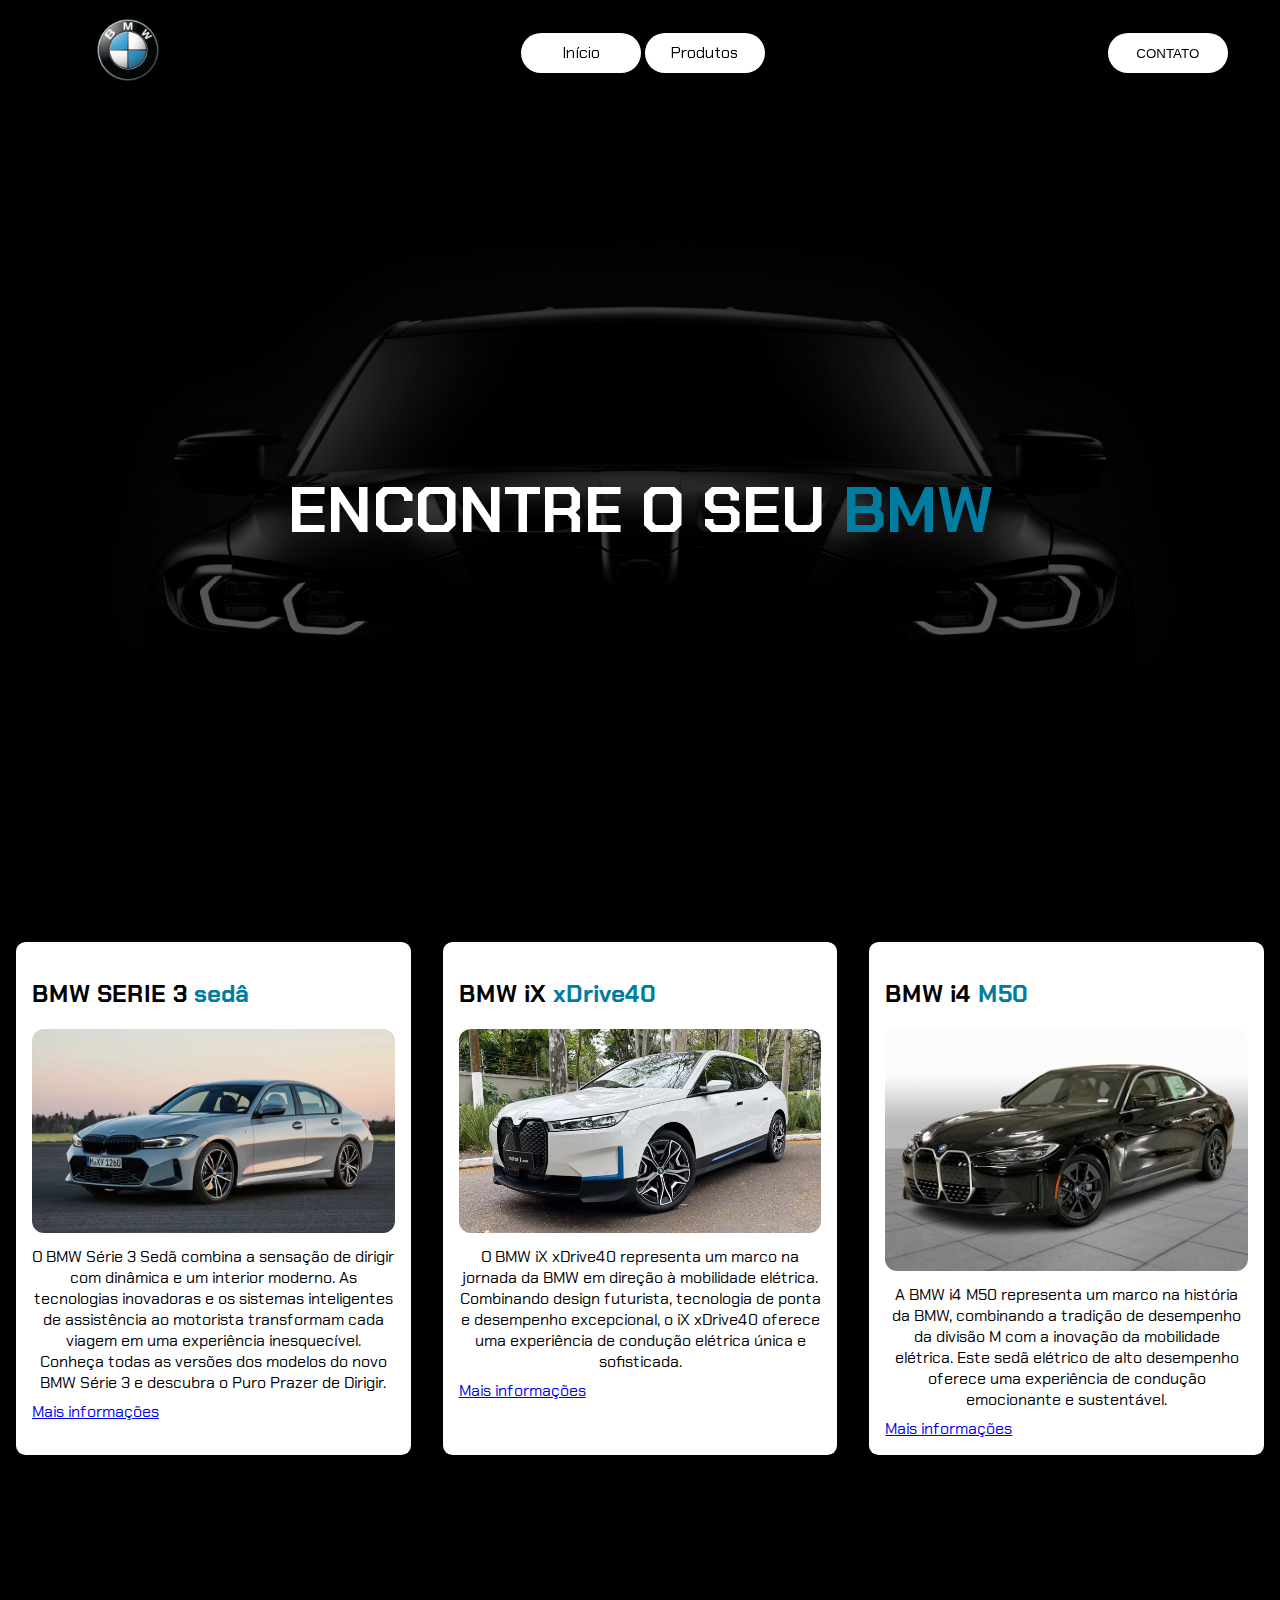
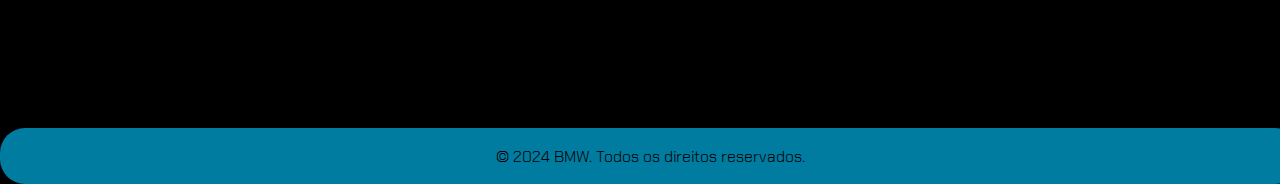
<file: index.html>
<!DOCTYPE html>
<html lang="pt-br">

<head>
    <meta charset="UTF-8">
    <meta name="viewport" content="width=device-width, initial-scale=1.0">
    <title>BMW</title>
    <link rel="stylesheet" href="style.css">
</head>

<body>

    <header id="header">
        <div class="Container">
            <div class="flex">
                <div>
                    <a href="index.html">
                        <img src="img/logo bmw.png" width="100" alt="Logo BMW">
                    </a>
                </div>
                <button id="menu-toggle" class="menu-toggle">☰</button>
                <nav id="nav-menu">
                    <a href="#inicio" class="btn-nav">Início</a>
                    <a href="#produtos" class="btn-nav">Produtos</a>
                </nav>
                <div class="btn-contato">
                    <a href="https://www.linkedin.com/in/daniel-diniz-9840a4230/" target="_blank">
                        <button>CONTATO</button>
                    </a>
                </div>
            </div>
        </div>
    </header>

    <section class="banner" id="inicio">
        <h1>ENCONTRE O SEU <span>BMW</span></h1>
    </section>

    <main>
        <section class="resultados-pesquisa" id="produtos">
            <div class="item-resultado">
                <h2>BMW SERIE 3 <span>sedâ</span></h2>
                <img src="img/bmw serie 3.jpg" width="100%" alt="BMW Serie 3 Sedan">
                <p class="descricao-meta">O BMW Série 3 Sedã combina a sensação de dirigir com dinâmica e um
                    interior moderno. As tecnologias inovadoras e os sistemas inteligentes de assistência ao
                    motorista transformam cada viagem em uma experiência inesquecível. Conheça todas as versões dos
                    modelos do novo BMW Série 3 e descubra o Puro Prazer de Dirigir.</p>
                <a href="https://www.bmw.com.br/pt/all-models/3-series/bmw-3-series-sedan/bmw-serie-3-Seda.html"
                    target="_blank">Mais informações</a>
            </div>

            <div class="item-resultado">
                <h2>BMW iX <span>xDrive40</span></h2>
                <img src="img/BMW iX xDrive40.jpg" width="100%" alt="BMW iX xDrive40">
                <p class="descricao-meta">O BMW iX xDrive40 representa um marco na jornada da BMW em direção à
                    mobilidade elétrica. Combinando design futurista, tecnologia de ponta e desempenho excepcional, o iX
                    xDrive40 oferece uma experiência de condução elétrica única e sofisticada.</p>
                <a href="https://www.bmw.com.br/pt/topics/fascination-bmw/condicoes-especiais.html#bmw-iX"
                    target="_blank">Mais informações</a>
            </div>

            <div class="item-resultado">
                <h2>BMW i4 <span>M50</span></h2>
                <img src="img/BMW i4 M50.jpg" width="100%" alt="BMW i4 M50">
                <p class="descricao-meta">A BMW i4 M50 representa um marco na história da BMW, combinando a tradição de
                    desempenho da divisão M com a inovação da mobilidade elétrica. Este sedã elétrico de alto desempenho
                    oferece uma experiência de condução emocionante e sustentável.</p>
                <a href="https://www.bmw.com.br/pt/topics/fascination-bmw/condicoes-especiais.html" target="_blank">Mais
                    informações</a>
            </div>
        </section>
    </main>

    <footer>
        <p>&copy; 2024 BMW. Todos os direitos reservados.</p>
    </footer>

    <script src="menu.js"></script>
    <script src="script.js"></script>
</body>

</html>
</file>
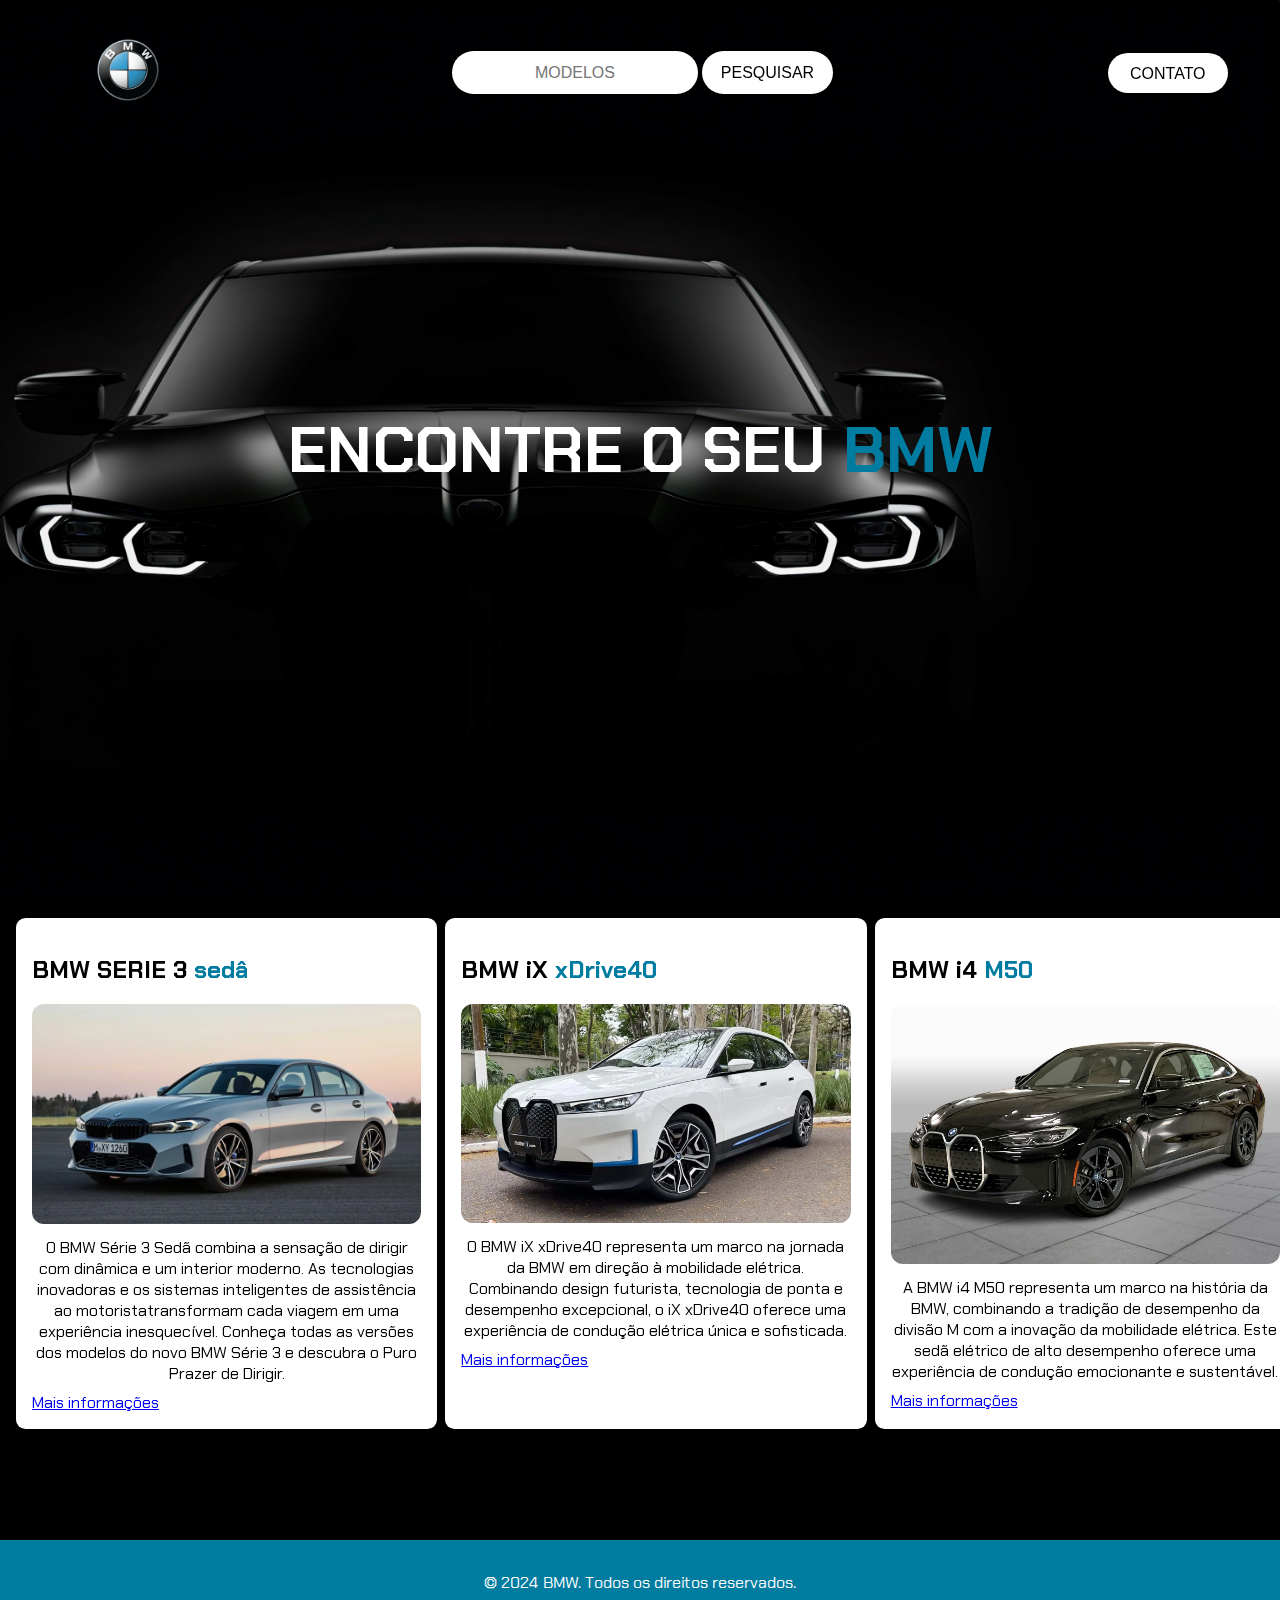
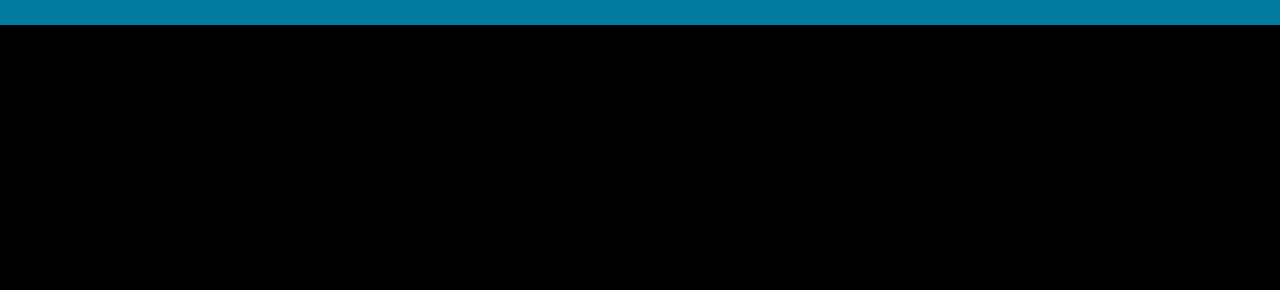
<file: index1.html>
<!DOCTYPE html>
<html lang="pt-br">

<head>
    <meta charset="UTF-8">
    <meta name="viewport" content="width=device-width, initial-scale=1.0">
    <title>BMW</title>
    <link rel="stylesheet" href="style1.css">
</head>

<body>

    <header id="header">
        <div class="Container">

            <div class="flex">

                <div>
                    <a href="index1.html">
                        <img src="img/logo bmw.png" width="100">
                    </a>
                </div>

                <nav>
                    <input type="text" id="search-input" placeholder="MODELOS">
                    <button id="search-button">PESQUISAR</button>
                </nav>

                <div class="btn-contato">
                    <a href="https://www.linkedin.com/in/daniel-diniz-9840a4230/"
                        target="_blank"><button>CONTATO</button></a>
                </div>

            </div>

        </div>
    </header>

    <main>


        <section class="resultados-pesquisa" id="resultados">
            <div class="item-resultado">
                <h2>BMW SERIE 3 <span>sedâ</span></h2>
                <img src="img/bmw serie 3.jpg" width="100%">
                <p class="descricao-meta">O BMW Série 3 Sedã combina a sensação de dirigir com dinâmica e um
                    interior moderno. As tecnologias inovadoras e os sistemas inteligentes de assistência ao
                    motoristatransformam cada viagem em uma experiência inesquecível. Conheça todas as versões dos
                    modelos do novo BMW Série 3 e descubra o Puro Prazer de Dirigir.</p>
                <a href="https://www.bmw.com.br/pt/all-models/3-series/bmw-3-series-sedan/bmw-serie-3-Seda.html"
                    target="_blank">Mais informações</a>


            </div>



            <div class="item-resultado">
                <h2>BMW iX <span>xDrive40</span></h2>
                <img src="img/BMW iX xDrive40.jpg" width="100%">
                <p class="descricao-meta">O BMW iX xDrive40 representa um marco na jornada da BMW em direção à
                    mobilidade elétrica. Combinando design futurista, tecnologia de ponta e desempenho excepcional, o iX
                    xDrive40 oferece uma experiência de condução elétrica única e sofisticada.</p>
                <a href="https://www.bmw.com.br/pt/topics/fascination-bmw/condicoes-especiais.html#bmw-iX"
                    target="_blank">Mais informações</a>
            </div>




            <div class="item-resultado">
                <h2>BMW i4 <span>M50</span></h2>
                <img src="img/BMW i4 M50.jpg" width="100%">
                <p class="descricao-meta">A BMW i4 M50 representa um marco na história da BMW, combinando a tradição de
                    desempenho da divisão M com a inovação da mobilidade elétrica. Este sedã elétrico de alto desempenho
                    oferece uma experiência de condução emocionante e sustentável.</p>
                <a href="https://www.bmw.com.br/pt/topics/fascination-bmw/condicoes-especiais.html" target="_blank">Mais
                    informações</a>
            </div>

        </section>


    </main>



    <section class="banner">
        <h1>ENCONTRE O SEU <span>BMW</span></h1>
    </section>

    <footer class="footer">
        <p>&copy; 2024 BMW. Todos os direitos reservados.</p>
    </footer>

    <script src="menu.js"></script>
    <script src="script.js"></script>
</body>

</html>
</file>
<file: style1.css>
@import url('https://fonts.googleapis.com/css2?family=Chakra+Petch:wght@400;700&display=swap');

body {
  font-family: "Chakra Petch", sans-serif;
  margin: 0;
  padding: 0;
  box-sizing: border-box;
}

html {
  height: 210vh;
  background-color: #000000;

}

.Container {
  max-width: 1150px;
  margin: auto;
}

.flex {
  display: flex;
  align-items: center;
  justify-content: space-between;
}

header {
  width: 100%;
  padding: 20px 1%;
  position: fixed;
  top: 0;
  left: 0;
  transition: 1.5s;
}


header.rolagem {
  background-color: #007ca1;
  padding: 1px 1%;

}



input {
  font-size: 30px;
  padding: 0.8rem 1.2rem;
  border: none;
  border-radius: 1.5rem;
  background-color: #ffffff;
  color: rgb(0, 0, 0);
  font-size: 1rem;
  cursor: pointer;
  text-align: center;
}

button {
  padding: 0.8rem 1.2rem;
  border: none;
  border-radius: 1.5rem;
  background-color: #ffffff;
  color: rgb(0, 0, 0);
  font-size: 1rem;
  cursor: pointer;
}


.btn-contato button {
  width: 120px;
  height: 40px;
  background-color: #fff;
  color: rgb(0, 0, 0);
  cursor: pointer;
}


.banner {
  height: 100vh;
  background-image: url(img/Background\ IMG.jpg);
  background-position: 100%;
  background-repeat: no-repeat;
  background-size: cover;

  display: flex;
  align-items: center;
  justify-content: center;
}

.banner h1 {
  font-size: 4em;
  color: #fff;
}

.banner span {
  color: #007ca1;
}

main {
  width: 100%;
  position: absolute;
  top: 100%;
  transition: 2s;
}

.resultados-pesquisa {
  width: 100%;
  max-width: 1290px;
  display: flex;
  flex-wrap: wrap;
  height: 20rem;
  margin-top: 0.1rem;
  padding: 1rem;
  border-radius: 0.6rem;
  gap: 0.5rem;
  justify-content: center;
}

.resultados-pesquisa.active {
  max-width: 500px;
  margin: 20px auto;
  display: block;
  border-radius: 8px;
}

.resultados-pesquisa img {
  border-radius: 12px;
  padding: 0%;
  overflow: hidden;
  transition: all 0.5s linear;
}

.resultados-pesquisa img:hover {
  box-shadow: 0 0 8px #007ca1;
  border: solid #fff 2px;
  scale: 1.1;
}



.item-resultado {
  background: #fff;
  border-radius: 0.6rem;
  padding: 1rem;
  margin-bottom: 1rem;
  box-shadow: 0 2px 4px rgba(0, 0, 0, 0.1);
  flex: 1 1;


}

.item-resultado h2 {
  font-size: 1.5rem;
  color: #000;
}

.item-resultado span {
  font-size: 1.5rem;
  color: #007ca1;
}

.descricao-meta {
  color: #000000;
  text-align: center;
  margin: 0.5rem 0;
}

footer {
  background: #007ca1;
  color: #fff;
  text-align: center;
  padding: 2rem 0;
  font-size: 1rem;
  width: 100%;
  margin-top: 40rem;

}

footer p {
  margin: 0;
}
</file>
<file: style.css>
@import url('https://fonts.googleapis.com/css2?family=Chakra+Petch:wght@400;700&display=swap');

/* Reset and basic styles */
body {
  font-family: "Chakra Petch", sans-serif;
  margin: 0;
  padding: 0;
  padding-top: 60px;
  box-sizing: border-box;
  flex-direction: column;
  min-height: 100vh;
}

html {
  height: 100%;
  background-color: #000000;
  scroll-behavior: smooth;
}

.Container {
  max-width: 1150px;
  margin: auto;
}

.flex {
  display: flex;
  align-items: center;
  justify-content: space-between;
}

/* Header */
header {
  width: 100%;
  padding: 20px 1%;
  position: fixed;
  top: 0;
  left: 0;
  transition: 1.5s;
  z-index: 1;
  margin-top: -20px;
}

header.rolagem {
  padding: 1px 1%;
}

.menu-toggle {
  display: none;
  background-color: #007ca1;
  color: white;
  border: none;
  padding: 5px;
  font-size: 18px;
  border-radius: 5px;
  cursor: pointer;
}

button,
.btn-nav {
  width: 120px;
  height: 40px;
  background-color: #fff;
  color: rgb(0, 0, 0);
  cursor: pointer;
  border: none;
  text-align: center;
  line-height: 40px;
  display: inline-block;
  text-decoration: none;
  border-radius: 1.5rem;
  transition: background-color 0.3s ease;
}

button:hover,
.btn-nav:hover {
  background-color: #007ca1;
  color: #fff;
}

.btn-contato button {
  width: 120px;
  height: 40px;
  background-color: #fff;
  color: rgb(0, 0, 0);
  cursor: pointer;
}

/* Banner */
.banner {
  height: 100vh;
  background-image: url(img/Background\ IMG\ copia.jpg);
  background-position: center;
  background-repeat: no-repeat;
  background-size: cover;
  display: flex;
  align-items: center;
  justify-content: center;
  border: none;
  box-shadow: none;
}

.banner h1 {
  font-size: 4em;
  color: #fff;
}

.banner span {
  color: #007ca1;
}

/* Main */
main {
  width: 100%;
  position: absolute;
  top: 100%;
  transition: 2s;
}

/* Search Results */
.resultados-pesquisa {
  display: flex;
  flex-direction: row;
  flex-wrap: wrap;
  align-items: stretch;
  justify-content: center;
  width: 100%;
  padding: 2rem 0;
}

.resultados-pesquisa.active {
  max-width: 500px;
  margin: 20px auto;
  display: block;
  border-radius: 8px;
}

.resultados-pesquisa img {
  border-radius: 12px;
  padding: 0%;
  overflow: hidden;
  transition: all 0.5s linear;
}

.resultados-pesquisa img:hover {
  box-shadow: 0 0 8px #007ca1;
  border: solid #fff 2px;
  transform: scale(1.1);
}

.item-resultado {
  background: #fff;
  border-radius: 0.6rem;
  padding: 1rem;
  margin: 1rem;
  margin-bottom: 1rem;
  box-shadow: 0 2px 4px rgba(0, 0, 0, 0.1);
  flex: 1 1 300px;
  width: 80%;
  max-width: 600px;
  margin-top: 10px;
}

.item-resultado img {
  transition: transform 0.3s ease;
}

.item-resultado img:hover {
  transform: scale(1.1);
}

.item-resultado h2 {
  font-size: 1.5rem;
  color: #000;
}

.item-resultado span {
  font-size: 1.5rem;
  color: #007ca1;
}

.descricao-meta {
  color: #000000;
  text-align: center;
  margin: 0.5rem 0;
}

/* Footer */
footer {
  background-color: #007ca1;
  text-align: center;
  padding: 10px;
  color: white;
  font-size: 14px;
}

footer {
  font-family: 'Chakra Petch', sans-serif;
  font-weight: 300;
  width: 100%;
  height: 36px;
  display: flex;
  justify-content: center;
  align-items: center;
  border-radius: 25px;
  font-size: 16px;
  color: rgb(0, 0, 0);
  margin-top: 48rem;
}

/* Mobile Styles */
@media (max-width: 430px) {

  /* Esconde "PESQUISAR" e "MODELOS" */
  #search-input,
  #search-button {
    display: none;
  }

  html,
  body {
    height: 100vh;
    margin: 0;
    padding: 0;
    display: flex;
    flex-direction: column;
    background-color: #000000;
  }

  .main {
    flex: 1;
  }

  .menu-toggle {
    display: block;
    background-color: #007ca1;
    color: #fff;
    padding: 10px 15px;
    font-size: 12px;
    border: none;
    cursor: pointer;
    border-radius: 5px;
    position: absolute;
    top: 35px;
    right: 20px;
    z-index: 1000;
  }

  .menu-toggle:hover {
    background-color: #005f7c;
  }

  nav {
    display: none;
    flex-direction: column;
    align-items: center;
    background-color: #ffffff;
    position: absolute;
    top: 60px;
    left: 0;
    width: 100%;
    padding: 10px 0;
    z-index: 999;
  }

  nav.active {
    display: flex;
    flex-direction: column;
    align-items: center;
  }

  button,
  .btn-nav {
    width: 20%;
    height: 50px;
    font-size: 14px;
  }

  .btn-contato {
    display: flex;
    justify-content: center;
    position: absolute;
    top: 50%;
    left: 50%;
    transform: translate(-50%, -50%);
    z-index: 100;
  }

  .btn-contato button {
    width: 120px;
    height: 40px;
    background-color: #fff;
    color: rgb(0, 0, 0);
    cursor: pointer;
  }

  .banner h1 {
    font-size: 2.5rem;
    text-align: center;
    padding: 0 10px;
  }

  .banner img {
    width: 100%;
    height: auto;
  }

  .item-resultado {
    padding: 10px 5px 5px 10px;
    margin: 1px;
  }

  footer {
    background-color: #005f7c;
    color: white;
    text-align: center;
    padding: 5px 0;
    font-size: 14px;
    width: 100%;
    position: fixed;
    margin-top: 45rem;
  }

}
</file>
